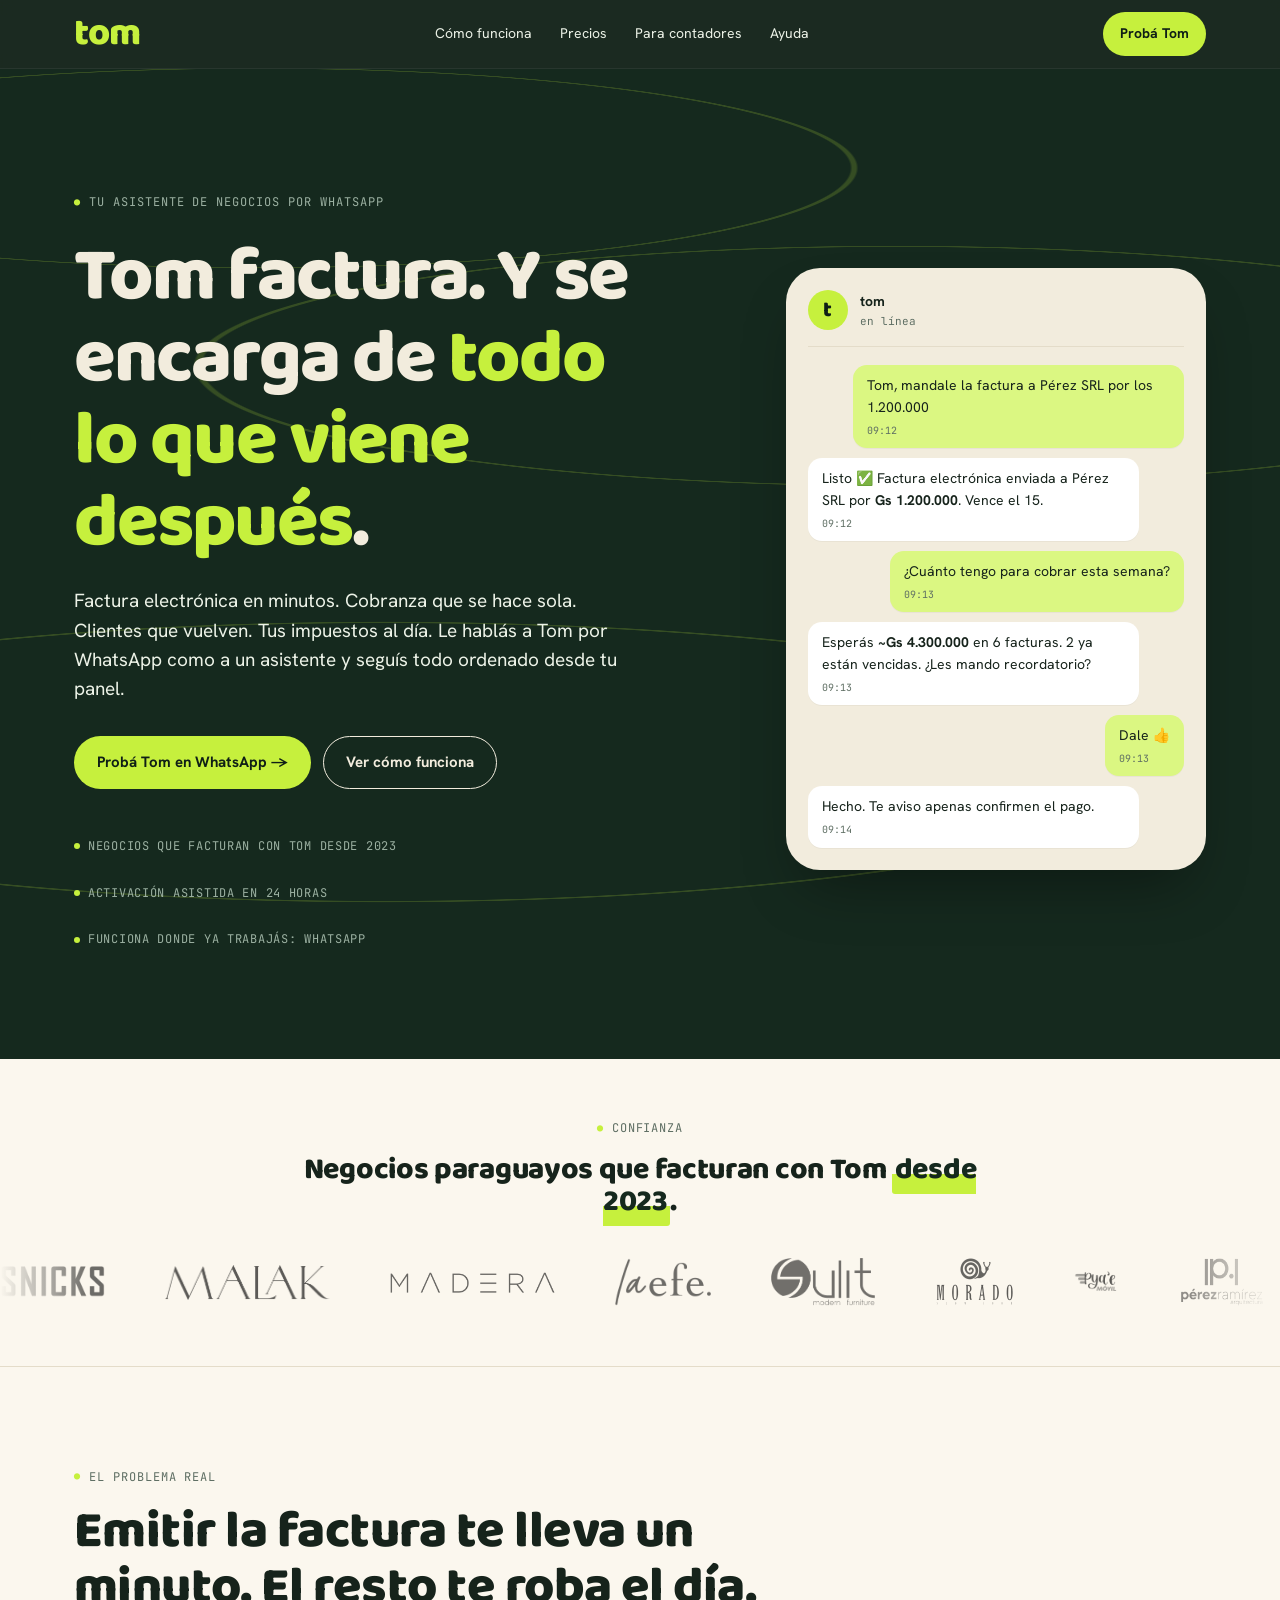
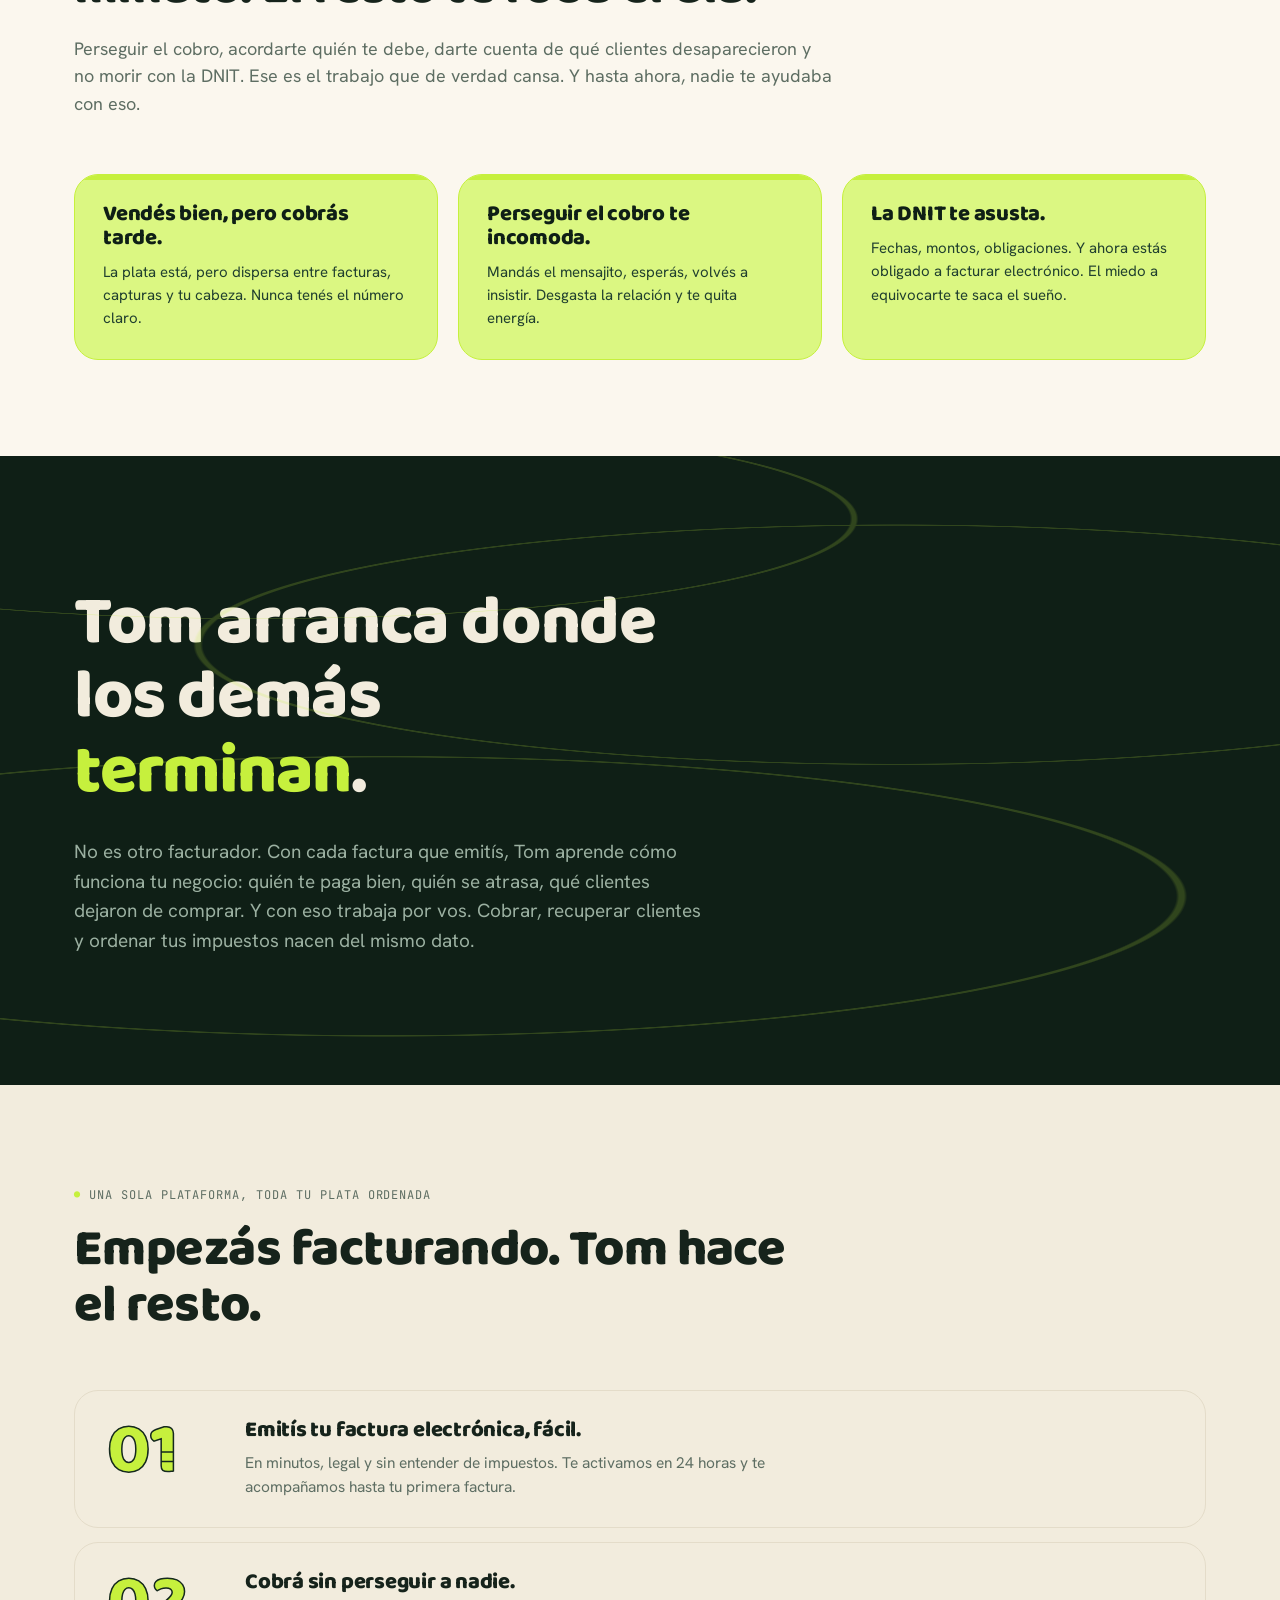
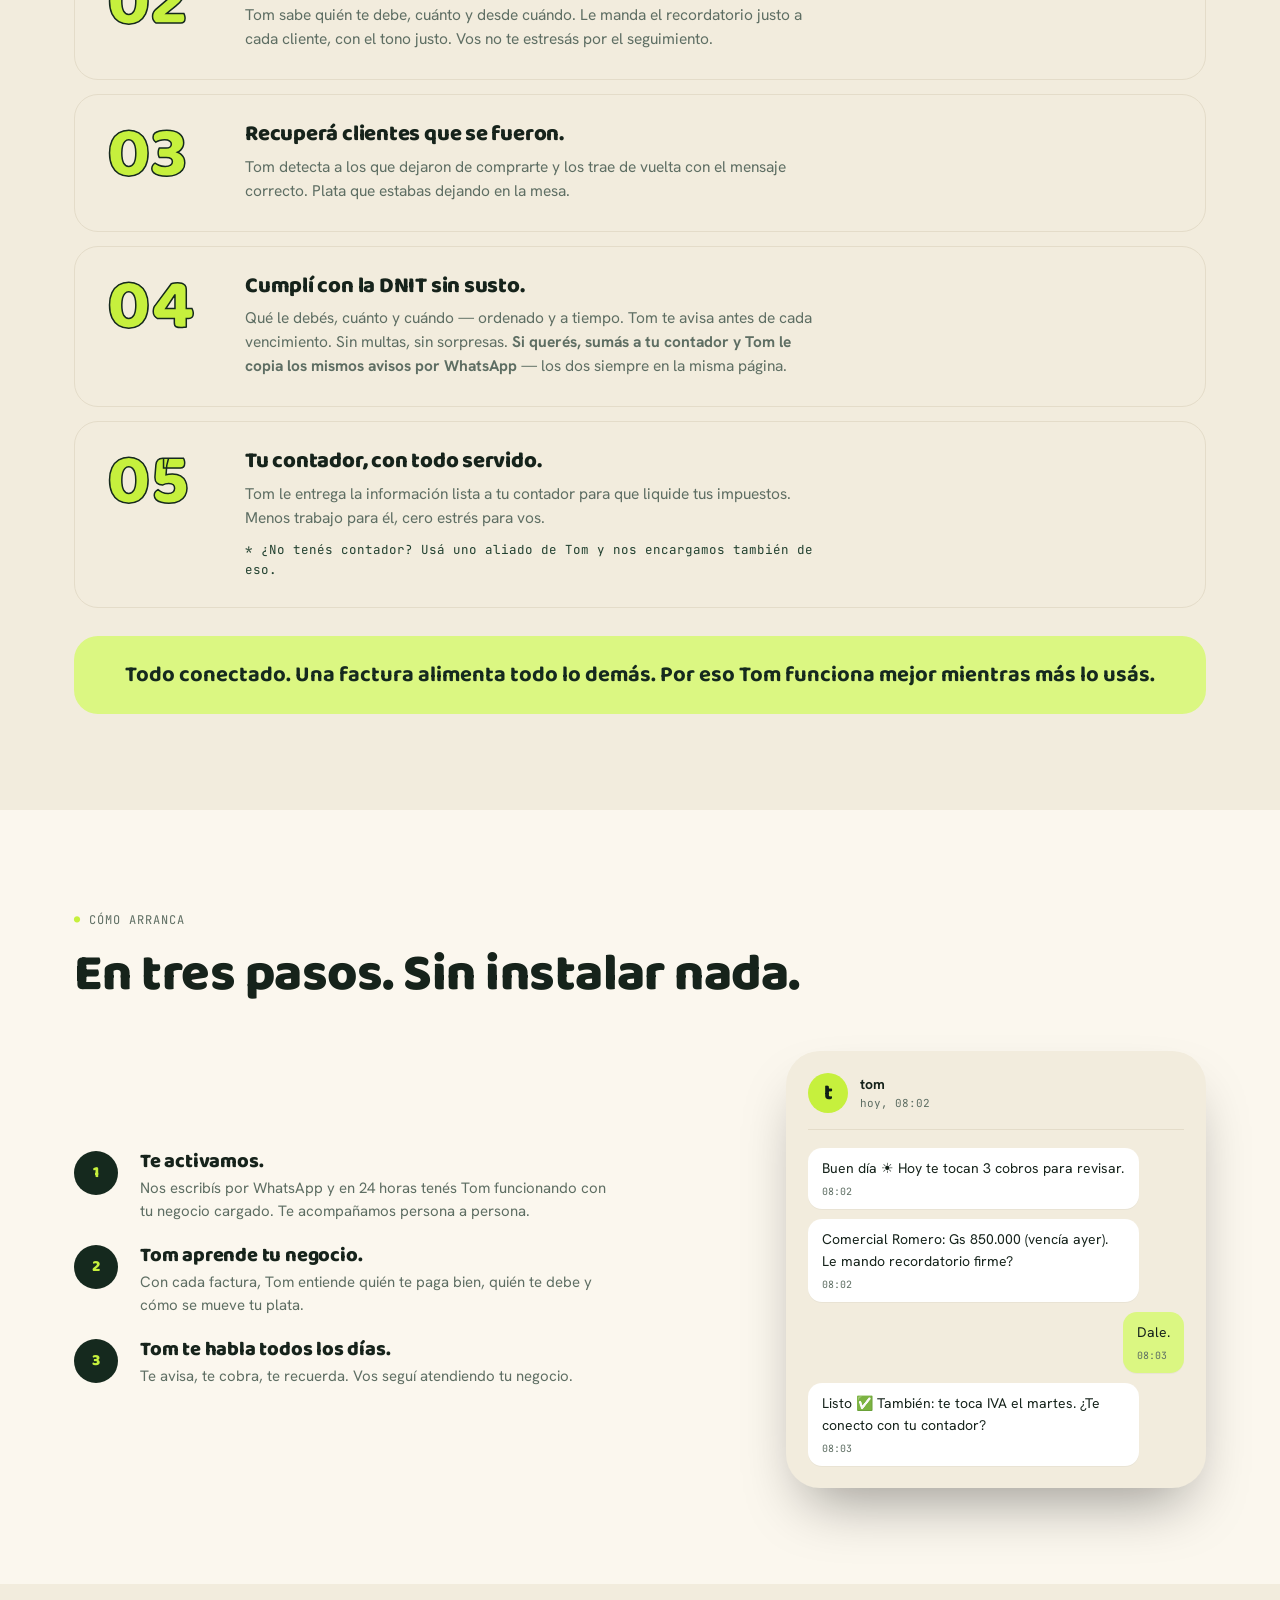
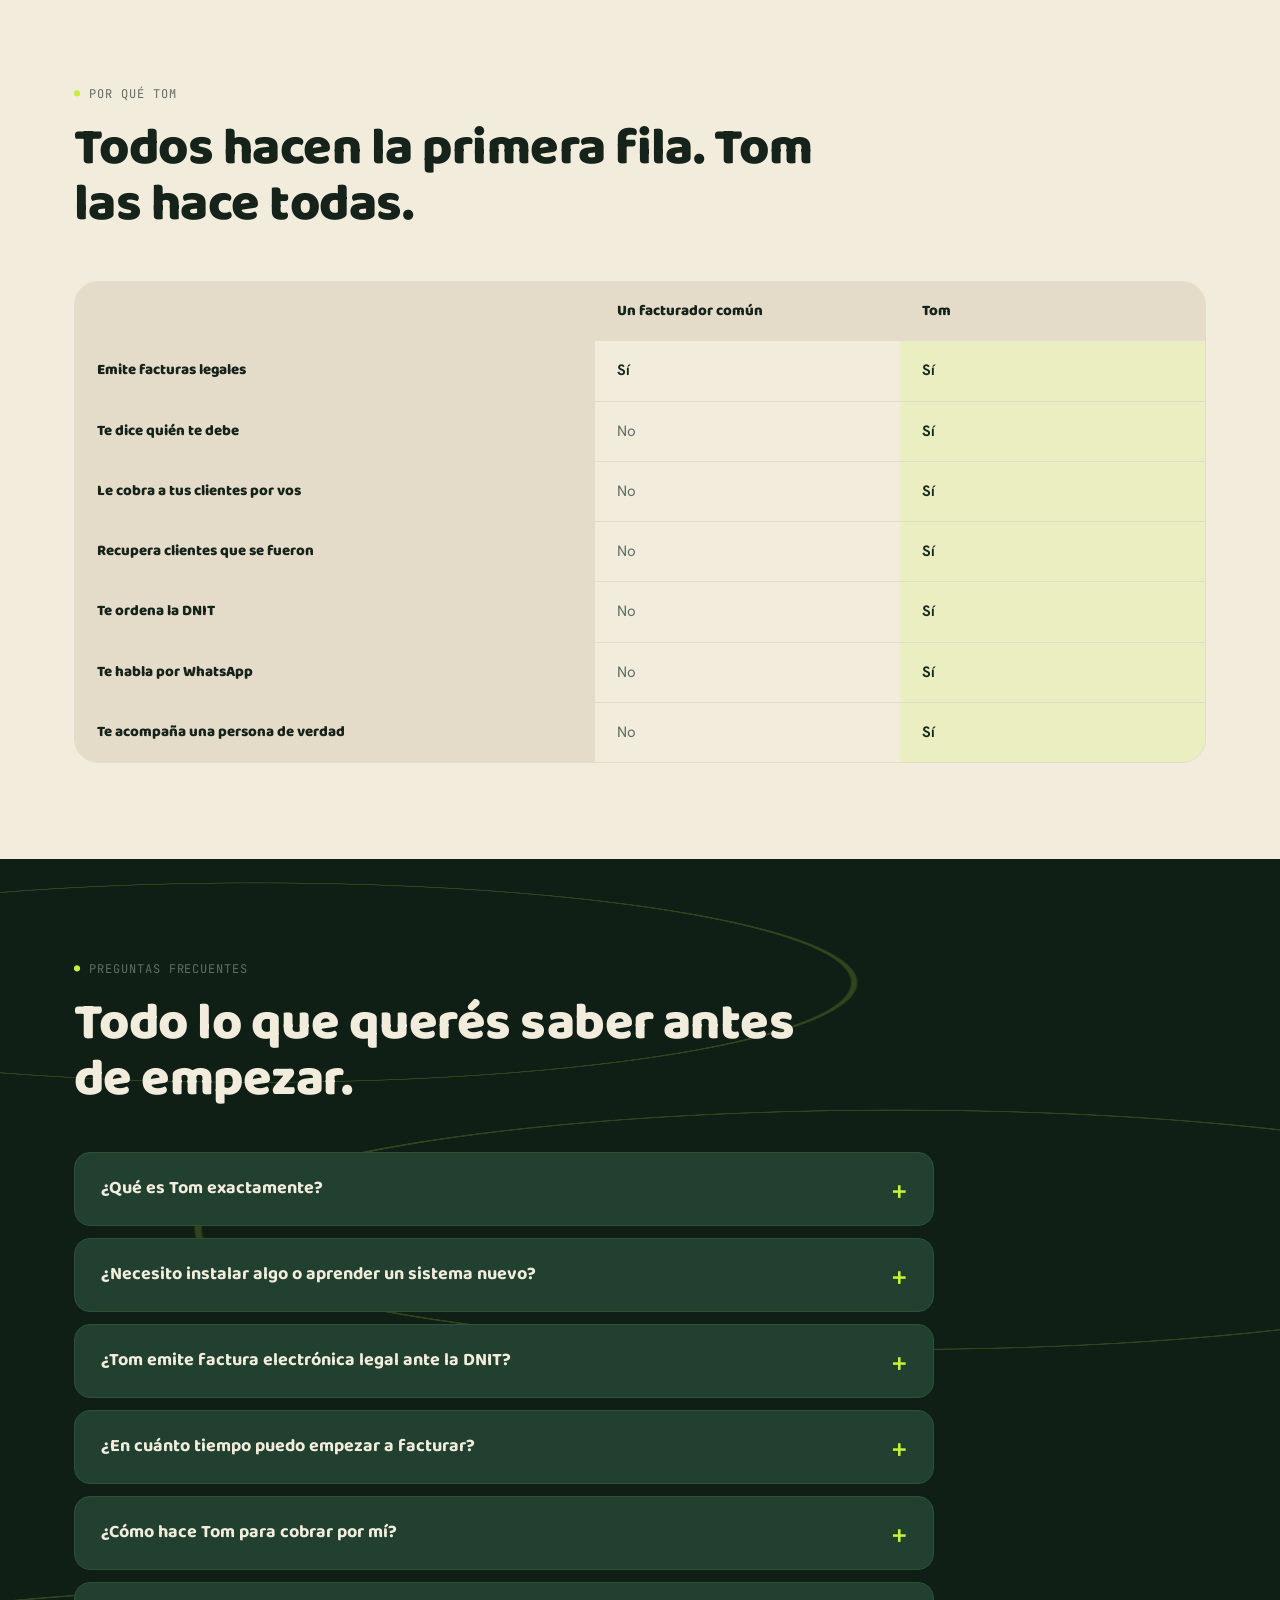
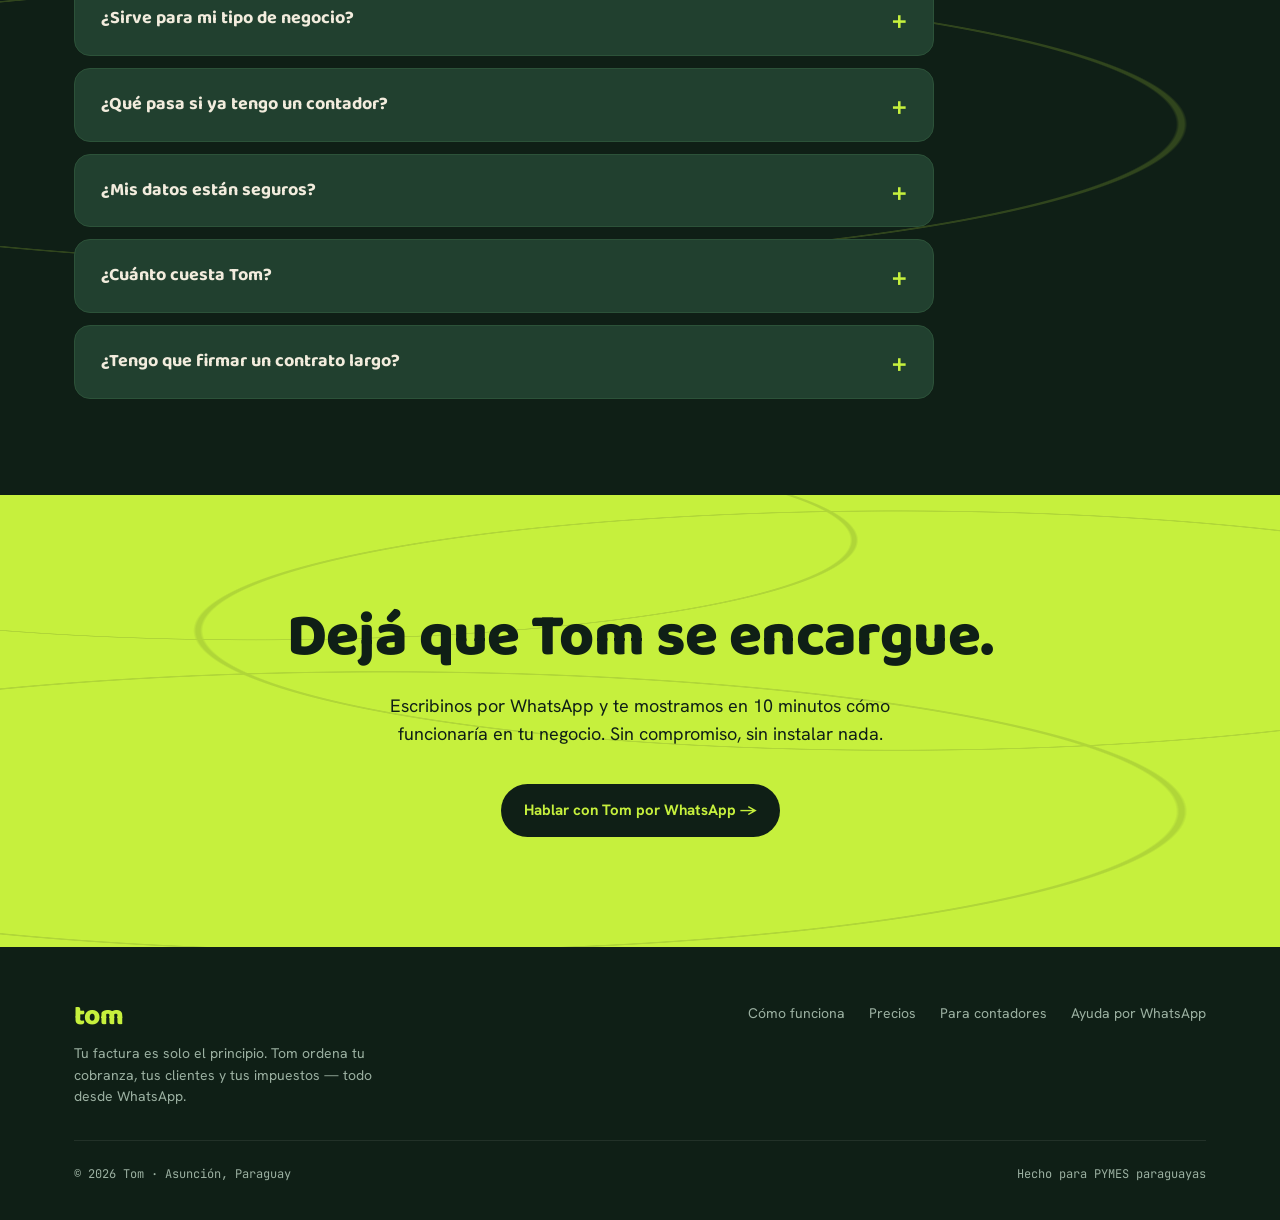
<file: index.html>
<!doctype html>
<html lang="es">
<head>
  <meta charset="utf-8" />
  <meta name="viewport" content="width=device-width, initial-scale=1" />
  <title>tom — Tu asistente de negocios por WhatsApp</title>
  <meta name="description" content="Tom factura y se encarga de todo lo que viene después: cobranza, recuperación de clientes y orden con la DNIT. Le hablás por WhatsApp." />
  <link rel="preconnect" href="https://fonts.googleapis.com" />
  <link rel="preconnect" href="https://fonts.gstatic.com" crossorigin />
  <link href="https://fonts.googleapis.com/css2?family=Baloo+2:wght@400;600;700;800&family=Hanken+Grotesk:wght@400;500;700;800&family=JetBrains+Mono:wght@400;500&display=swap" rel="stylesheet" />
  <link rel="stylesheet" href="/assets/css/styles.css" />
</head>
<body>

<!-- ============ NAV ============ -->
<nav class="nav">
  <div class="wrap nav__inner">
    <a href="/" class="logo">tom</a>
    <div class="nav__links">
      <a href="#como-funciona">Cómo funciona</a>
      <a href="/precios">Precios</a>
      <a href="/contadores">Para contadores</a>
      <a href="#ayuda">Ayuda</a>
    </div>
    <div class="nav__cta">
      <a class="btn btn--primary btn--sm" data-wa="default" href="#">Probá Tom</a>
      <button class="nav__burger" aria-label="Menú">☰</button>
    </div>
  </div>
</nav>

<!-- ============ HERO ============ -->
<section class="hero on-dark">
  <div class="curvas"></div>
  <div class="wrap hero__grid">
    <div>
      <span class="eyebrow">Tu asistente de negocios por WhatsApp</span>
      <h1>Tom factura. Y se encarga de <span class="lima-text">todo lo que viene después</span>.</h1>
      <p class="lead">Factura electrónica en minutos. Cobranza que se hace sola. Clientes que vuelven. Tus impuestos al día. Le hablás a Tom por WhatsApp como a un asistente y seguís todo ordenado desde tu panel.</p>
      <div class="hero__ctas">
        <a class="btn btn--primary" data-wa="default" href="#">Probá Tom en WhatsApp →</a>
        <a class="btn btn--ghost" href="#como-funciona">Ver cómo funciona</a>
      </div>
      <div class="hero__trust">
        <span>Negocios que facturan con Tom desde 2023</span>
        <span>Activación asistida en 24 horas</span>
        <span>Funciona donde ya trabajás: WhatsApp</span>
      </div>
    </div>
    <div>
      <div class="chat">
        <div class="chat__head">
          <div class="chat__avatar">t</div>
          <div>
            <div class="chat__name">tom</div>
            <div class="chat__sub">en línea</div>
          </div>
        </div>
        <div class="chat__body">
          <div class="bubble bubble--me">Tom, mandale la factura a Pérez SRL por los 1.200.000<small>09:12</small></div>
          <div class="bubble">Listo ✅ Factura electrónica enviada a Pérez SRL por <strong>Gs 1.200.000</strong>. Vence el 15.<small>09:12</small></div>
          <div class="bubble bubble--me">¿Cuánto tengo para cobrar esta semana?<small>09:13</small></div>
          <div class="bubble">Esperás <strong>~Gs 4.300.000</strong> en 6 facturas. 2 ya están vencidas. ¿Les mando recordatorio?<small>09:13</small></div>
          <div class="bubble bubble--me">Dale 👍<small>09:13</small></div>
          <div class="bubble">Hecho. Te aviso apenas confirmen el pago.<small>09:14</small></div>
        </div>
      </div>
    </div>
  </div>
</section>

<!-- ============ CLIENTES (carrusel de logos) ============ -->
<!-- Los logos están en /assets/logos/ (ver assets/logos/README.md).
     Para sumar o cambiar un logo:
       1) Poné el archivo en /assets/logos/  (SVG/PNG/JPG).
       2) Agregá o editá un <img class="marquee__logo" src="/assets/logos/archivo" alt="Nombre">.
       3) Hacé el MISMO cambio en los DOS bloques .marquee__group (el segundo es
          la copia que hace que el carrusel gire sin cortes).
     La web los muestra en gris automáticamente; al pasar el mouse recuperan color. -->
<section class="clientes" aria-label="Clientes que confían en Tom">
  <div class="wrap clientes__head">
    <span class="eyebrow">Confianza</span>
    <h2>Negocios paraguayos que facturan con Tom <span class="hl">desde 2023</span>.</h2>
  </div>
  <div class="marquee">
    <div class="marquee__track">
      <div class="marquee__group">
        <img class="marquee__logo marquee__logo--sm" src="/assets/logos/snicks.jpg" alt="Snicks">
        <img class="marquee__logo" src="/assets/logos/malak.png" alt="Malak">
        <img class="marquee__logo" src="/assets/logos/madera.png" alt="Madera">
        <img class="marquee__logo" src="/assets/logos/la-efe.png" alt="La Efe">
        <img class="marquee__logo" src="/assets/logos/sulit.png" alt="Sulit">
        <img class="marquee__logo" src="/assets/logos/morado.jpg" alt="Morado">
        <img class="marquee__logo" src="/assets/logos/pyae-movil.png" alt="Pya'e Móvil">
        <img class="marquee__logo" src="/assets/logos/perez-ramirez.png" alt="Pérez Ramírez">
        <img class="marquee__logo" src="/assets/logos/rapsa.png" alt="Rapsa">
        <img class="marquee__logo" src="/assets/logos/marite-dietrich.png" alt="Marite Dietrich">
        <img class="marquee__logo" src="/assets/logos/altafani.png" alt="Altafani">
        <span class="marquee__logo marquee__logo--text">Incentiva</span>
        <span class="marquee__logo marquee__logo--text">Triciclo</span>
      </div>
      <div class="marquee__group" aria-hidden="true">
        <img class="marquee__logo marquee__logo--sm" src="/assets/logos/snicks.jpg" alt="" aria-hidden="true">
        <img class="marquee__logo" src="/assets/logos/malak.png" alt="" aria-hidden="true">
        <img class="marquee__logo" src="/assets/logos/madera.png" alt="" aria-hidden="true">
        <img class="marquee__logo" src="/assets/logos/la-efe.png" alt="" aria-hidden="true">
        <img class="marquee__logo" src="/assets/logos/sulit.png" alt="" aria-hidden="true">
        <img class="marquee__logo" src="/assets/logos/morado.jpg" alt="" aria-hidden="true">
        <img class="marquee__logo" src="/assets/logos/pyae-movil.png" alt="" aria-hidden="true">
        <img class="marquee__logo" src="/assets/logos/perez-ramirez.png" alt="" aria-hidden="true">
        <img class="marquee__logo" src="/assets/logos/rapsa.png" alt="" aria-hidden="true">
        <img class="marquee__logo" src="/assets/logos/marite-dietrich.png" alt="" aria-hidden="true">
        <img class="marquee__logo" src="/assets/logos/altafani.png" alt="" aria-hidden="true">
        <span class="marquee__logo marquee__logo--text" aria-hidden="true">Incentiva</span>
        <span class="marquee__logo marquee__logo--text" aria-hidden="true">Triciclo</span>
      </div>
    </div>
  </div>
</section>

<!-- ============ PROBLEMA ============ -->
<section class="on-cream">
  <div class="wrap">
    <div class="shead">
      <span class="eyebrow">El problema real</span>
      <h2>Emitir la factura te lleva un minuto. El resto te roba el día.</h2>
      <p class="lead">Perseguir el cobro, acordarte quién te debe, darte cuenta de qué clientes desaparecieron y no morir con la DNIT. Ese es el trabajo que de verdad cansa. Y hasta ahora, nadie te ayudaba con eso.</p>
    </div>
    <div class="cards-3">
      <div class="card">
        <h3>Vendés bien, pero cobrás tarde.</h3>
        <p>La plata está, pero dispersa entre facturas, capturas y tu cabeza. Nunca tenés el número claro.</p>
      </div>
      <div class="card">
        <h3>Perseguir el cobro te incomoda.</h3>
        <p>Mandás el mensajito, esperás, volvés a insistir. Desgasta la relación y te quita energía.</p>
      </div>
      <div class="card">
        <h3>La DNIT te asusta.</h3>
        <p>Fechas, montos, obligaciones. Y ahora estás obligado a facturar electrónico. El miedo a equivocarte te saca el sueño.</p>
      </div>
    </div>
  </div>
</section>

<!-- ============ REFRAME ============ -->
<section class="reframe on-deep">
  <div class="curvas"></div>
  <div class="wrap">
    <h2>Tom arranca donde los demás <span class="lima-text">terminan</span>.</h2>
    <p>No es otro facturador. Con cada factura que emitís, Tom aprende cómo funciona tu negocio: quién te paga bien, quién se atrasa, qué clientes dejaron de comprar. Y con eso trabaja por vos. Cobrar, recuperar clientes y ordenar tus impuestos nacen del mismo dato.</p>
  </div>
</section>

<!-- ============ ESCALERA ============ -->
<section class="on-cream-warm">
  <div class="wrap">
    <div class="shead">
      <span class="eyebrow">Una sola plataforma, toda tu plata ordenada</span>
      <h2>Empezás facturando. Tom hace el resto.</h2>
    </div>
    <div class="steps">
      <div class="step">
        <div class="step__n">01</div>
        <div class="step__body">
          <h3>Emitís tu factura electrónica, fácil.</h3>
          <p>En minutos, legal y sin entender de impuestos. Te activamos en 24 horas y te acompañamos hasta tu primera factura.</p>
        </div>
      </div>
      <div class="step">
        <div class="step__n">02</div>
        <div class="step__body">
          <h3>Cobrá sin perseguir a nadie.</h3>
          <p>Tom sabe quién te debe, cuánto y desde cuándo. Le manda el recordatorio justo a cada cliente, con el tono justo. Vos no te estresás por el seguimiento.</p>
        </div>
      </div>
      <div class="step">
        <div class="step__n">03</div>
        <div class="step__body">
          <h3>Recuperá clientes que se fueron.</h3>
          <p>Tom detecta a los que dejaron de comprarte y los trae de vuelta con el mensaje correcto. Plata que estabas dejando en la mesa.</p>
        </div>
      </div>
      <div class="step">
        <div class="step__n">04</div>
        <div class="step__body">
          <h3>Cumplí con la DNIT sin susto.</h3>
          <p>Qué le debés, cuánto y cuándo — ordenado y a tiempo. Tom te avisa antes de cada vencimiento. Sin multas, sin sorpresas. <strong>Si querés, sumás a tu contador y Tom le copia los mismos avisos por WhatsApp</strong> — los dos siempre en la misma página.</p>
        </div>
      </div>
      <div class="step">
        <div class="step__n">05</div>
        <div class="step__body">
          <h3>Tu contador, con todo servido.</h3>
          <p>Tom le entrega la información lista a tu contador para que liquide tus impuestos. Menos trabajo para él, cero estrés para vos. <em>* ¿No tenés contador? Usá uno aliado de Tom y nos encargamos también de eso.</em></p>
        </div>
      </div>
    </div>
    <div class="steps__close">Todo conectado. Una factura alimenta todo lo demás. Por eso Tom funciona mejor mientras más lo usás.</div>
  </div>
</section>

<!-- ============ CÓMO FUNCIONA ============ -->
<section class="on-cream" id="como-funciona">
  <div class="wrap">
    <div class="shead">
      <span class="eyebrow">Cómo arranca</span>
      <h2>En tres pasos. Sin instalar nada.</h2>
    </div>
    <div class="how__grid">
      <div class="how__list">
        <div class="how__item">
          <div class="how__num">1</div>
          <div>
            <h3>Te activamos.</h3>
            <p>Nos escribís por WhatsApp y en 24 horas tenés Tom funcionando con tu negocio cargado. Te acompañamos persona a persona.</p>
          </div>
        </div>
        <div class="how__item">
          <div class="how__num">2</div>
          <div>
            <h3>Tom aprende tu negocio.</h3>
            <p>Con cada factura, Tom entiende quién te paga bien, quién te debe y cómo se mueve tu plata.</p>
          </div>
        </div>
        <div class="how__item">
          <div class="how__num">3</div>
          <div>
            <h3>Tom te habla todos los días.</h3>
            <p>Te avisa, te cobra, te recuerda. Vos seguí atendiendo tu negocio.</p>
          </div>
        </div>
      </div>
      <div>
        <div class="chat">
          <div class="chat__head">
            <div class="chat__avatar">t</div>
            <div>
              <div class="chat__name">tom</div>
              <div class="chat__sub">hoy, 08:02</div>
            </div>
          </div>
          <div class="chat__body">
            <div class="bubble">Buen día ☀️ Hoy te tocan 3 cobros para revisar.<small>08:02</small></div>
            <div class="bubble">Comercial Romero: Gs 850.000 (vencía ayer). Le mando recordatorio firme?<small>08:02</small></div>
            <div class="bubble bubble--me">Dale.<small>08:03</small></div>
            <div class="bubble">Listo ✅ También: te toca IVA el martes. ¿Te conecto con tu contador?<small>08:03</small></div>
          </div>
        </div>
      </div>
    </div>
  </div>
</section>

<!-- ============ DIFERENCIACIÓN ============ -->
<section class="on-cream-warm">
  <div class="wrap">
    <div class="shead">
      <span class="eyebrow">Por qué Tom</span>
      <h2>Todos hacen la primera fila. Tom las hace todas.</h2>
    </div>
    <div class="compare">
      <table>
        <thead>
          <tr><th></th><th>Un facturador común</th><th>Tom</th></tr>
        </thead>
        <tbody>
          <tr><th>Emite facturas legales</th><td class="yes">Sí</td><td class="col-tom yes">Sí</td></tr>
          <tr><th>Te dice quién te debe</th><td class="no">No</td><td class="col-tom yes">Sí</td></tr>
          <tr><th>Le cobra a tus clientes por vos</th><td class="no">No</td><td class="col-tom yes">Sí</td></tr>
          <tr><th>Recupera clientes que se fueron</th><td class="no">No</td><td class="col-tom yes">Sí</td></tr>
          <tr><th>Te ordena la DNIT</th><td class="no">No</td><td class="col-tom yes">Sí</td></tr>
          <tr><th>Te habla por WhatsApp</th><td class="no">No</td><td class="col-tom yes">Sí</td></tr>
          <tr><th>Te acompaña una persona de verdad</th><td class="no">No</td><td class="col-tom yes">Sí</td></tr>
        </tbody>
      </table>
    </div>
  </div>
</section>

<!-- ============ TESTIMONIOS / CASOS (pendiente) ============ -->
<!-- La prueba social vive ahora en el carrusel de logos de arriba (sección "clientes").
     Por ahora no hay reseñas. Cuando haya testimonios y casos de éxito reales,
     se agrega acá una sección nueva (cita + nombre + negocio / caso). -->

<!-- ============ PREGUNTAS FRECUENTES ============ -->
<section class="on-deep faq-section" id="ayuda">
  <div class="curvas"></div>
  <div class="wrap" style="position: relative;">
    <div class="shead">
      <span class="eyebrow">Preguntas frecuentes</span>
      <h2>Todo lo que querés saber antes de empezar.</h2>
    </div>
    <div class="faq">
      <details class="faq__item">
        <summary>¿Qué es Tom exactamente?</summary>
        <p>Tom es un asistente de negocios que vive en tu WhatsApp. Arranca facturando electrónico y se encarga de todo lo que viene después: te dice quién te debe y le cobra por vos, recupera a los clientes que dejaron de comprar y te ordena tus obligaciones con la DNIT. Le hablás como a una persona y seguís todo desde un panel simple.</p>
      </details>
      <details class="faq__item">
        <summary>¿Necesito instalar algo o aprender un sistema nuevo?</summary>
        <p>No. Le escribís a Tom por el mismo WhatsApp que ya usás todos los días, y tenés un panel claro en la web para cuando querés ver el detalle. No hay aplicación que descargar ni sistema complicado que estudiar.</p>
      </details>
      <details class="faq__item">
        <summary>¿Tom emite factura electrónica legal ante la DNIT?</summary>
        <p>Sí. Tom emite factura electrónica válida, conectada de forma directa con la DNIT. Estás en regla desde tu primera factura, sin tener que entender de impuestos ni de trámites técnicos.</p>
      </details>
      <details class="faq__item">
        <summary>¿En cuánto tiempo puedo empezar a facturar?</summary>
        <p>En 24 horas. Te activamos nosotros, persona a persona: te ayudamos con el certificado, la configuración y te acompañamos hasta que emitís tu primera factura.</p>
      </details>
      <details class="faq__item">
        <summary>¿Cómo hace Tom para cobrar por mí?</summary>
        <p>Tom sabe quién te debe, cuánto y desde cuándo. Le manda a cada cliente el recordatorio justo, en el momento justo y con el tono justo, por WhatsApp. Vos aprobás y Tom se encarga del resto. Se terminó el perseguir a la gente uno por uno.</p>
      </details>
      <details class="faq__item">
        <summary>¿Sirve para mi tipo de negocio?</summary>
        <p>Si emitís facturas, Tom te sirve. Trabajamos con comercios, locales, prestadores de servicios y profesionales independientes. Cuanto más facturás con Tom, mejor entiende tu negocio y más cosas hace por vos.</p>
      </details>
      <details class="faq__item">
        <summary>¿Qué pasa si ya tengo un contador?</summary>
        <p>Mejor todavía. Tom le entrega la información ya ordenada para que liquide más rápido y con menos errores. Y si no tenés contador, podés sumar uno aliado de Tom que se encargue de tus impuestos por vos.</p>
      </details>
      <details class="faq__item">
        <summary>¿Mis datos están seguros?</summary>
        <p>Sí. Tu información es tuya. La tratamos con confidencialidad y la usamos solo para ordenar tu negocio y trabajar por vos. No se comparte con terceros.</p>
      </details>
      <details class="faq__item">
        <summary>¿Cuánto cuesta Tom?</summary>
        <p>El plan Base arranca desde Gs 149.000 al mes. Los planes con cobranza automática y orden de la DNIT cuestan más, pero siempre menos que la plata que perdés cuando no cobrás a tiempo. Mirá el detalle en la <a href="/precios" style="color: var(--lima); text-decoration: underline;">página de Precios</a>.</p>
      </details>
      <details class="faq__item">
        <summary>¿Tengo que firmar un contrato largo?</summary>
        <p>No. El pago es mensual y sin ataduras. Si querés, escribinos por WhatsApp y te mostramos en 10 minutos cómo funcionaría Tom con tu negocio, sin compromiso.</p>
      </details>
    </div>
  </div>
</section>

<!-- ============ CTA FINAL ============ -->
<section class="cta-final">
  <div class="curvas curvas--dark"></div>
  <div class="wrap">
    <h2>Dejá que Tom se encargue.</h2>
    <p>Escribinos por WhatsApp y te mostramos en 10 minutos cómo funcionaría en tu negocio. Sin compromiso, sin instalar nada.</p>
    <a class="btn btn--dark" data-wa="demo" href="#">Hablar con Tom por WhatsApp →</a>
  </div>
</section>

<!-- ============ FOOTER ============ -->
<footer class="footer">
  <div class="wrap">
    <div class="footer__top">
      <div>
        <div class="logo">tom</div>
        <p class="footer__tag">Tu factura es solo el principio. Tom ordena tu cobranza, tus clientes y tus impuestos — todo desde WhatsApp.</p>
      </div>
      <div class="footer__links">
        <a href="#como-funciona">Cómo funciona</a>
        <a href="/precios">Precios</a>
        <a href="/contadores">Para contadores</a>
        <a data-wa="default" href="#">Ayuda por WhatsApp</a>
      </div>
    </div>
    <div class="footer__bottom">
      <span>© 2026 Tom · Asunción, Paraguay</span>
      <span>Hecho para PYMES paraguayas</span>
    </div>
  </div>
</footer>

<script src="/config.js"></script>
<script src="/assets/js/main.js"></script>
</body>
</html>
</file>
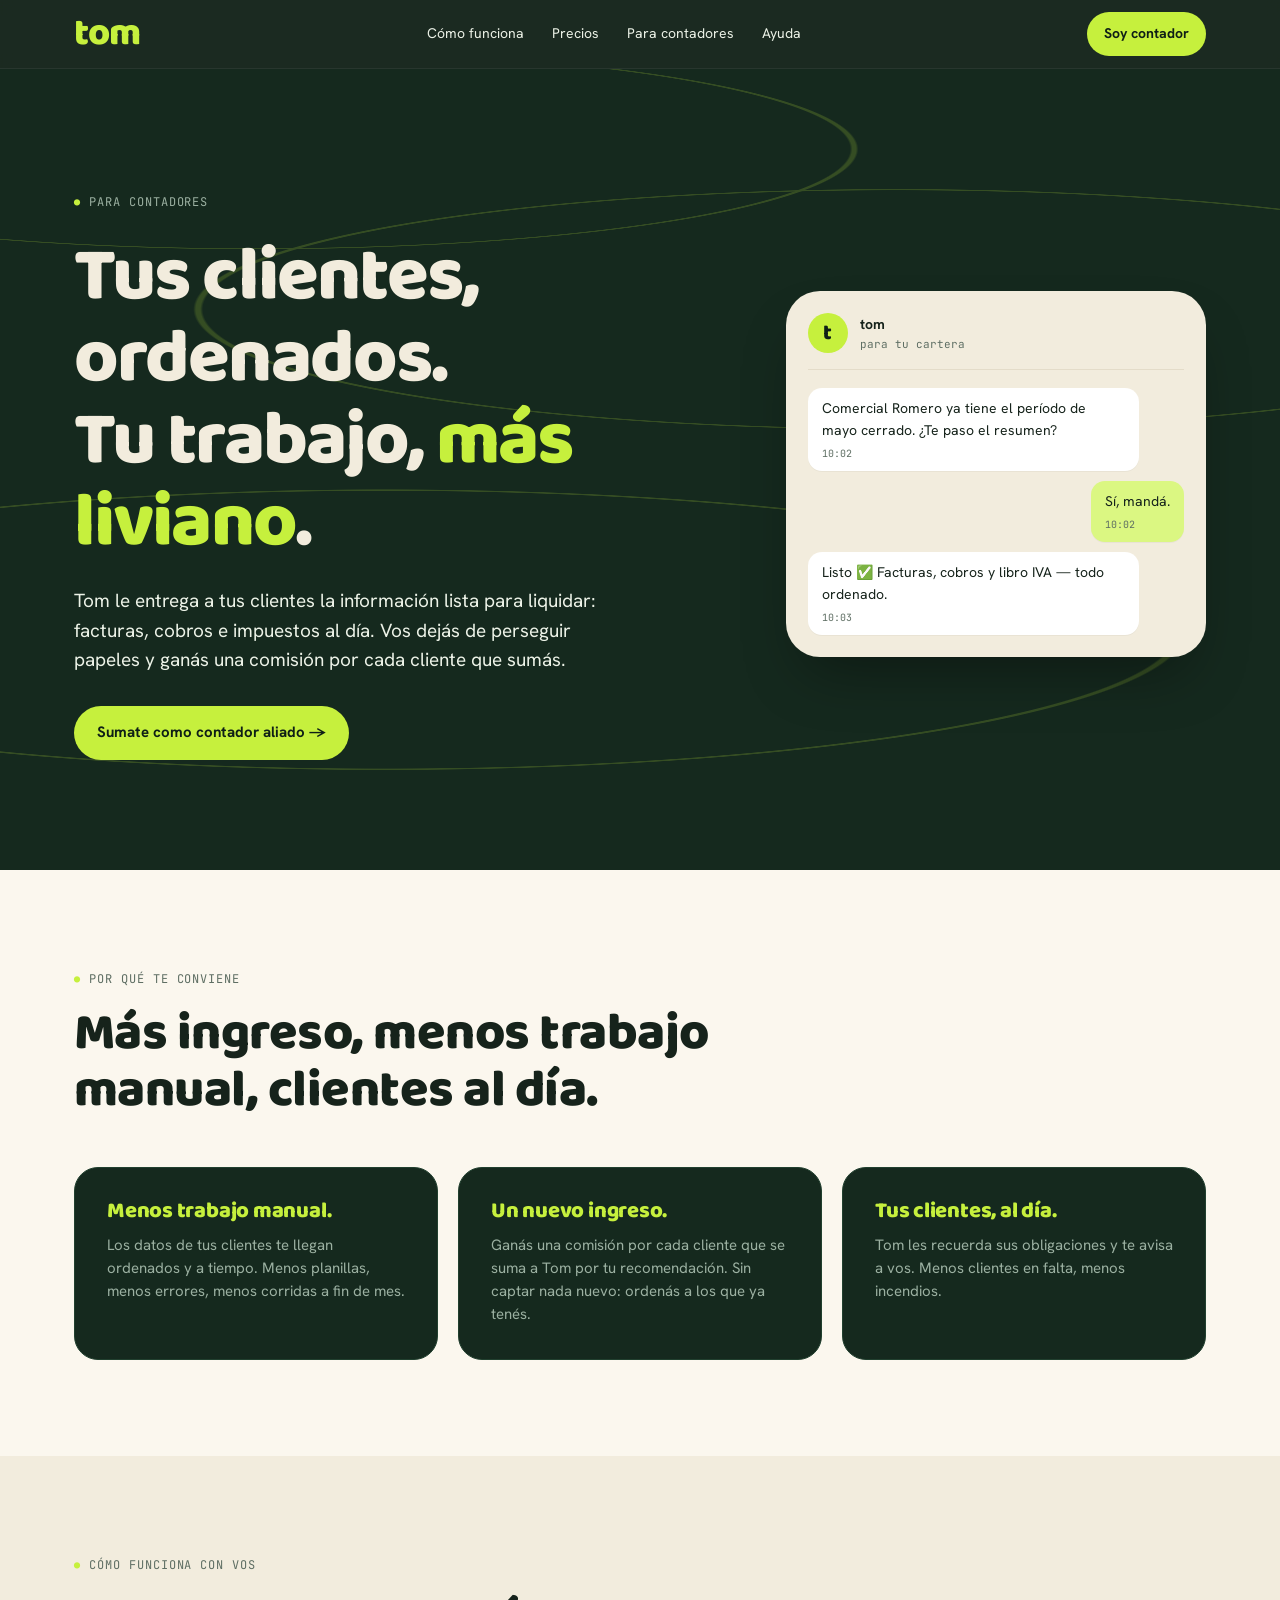
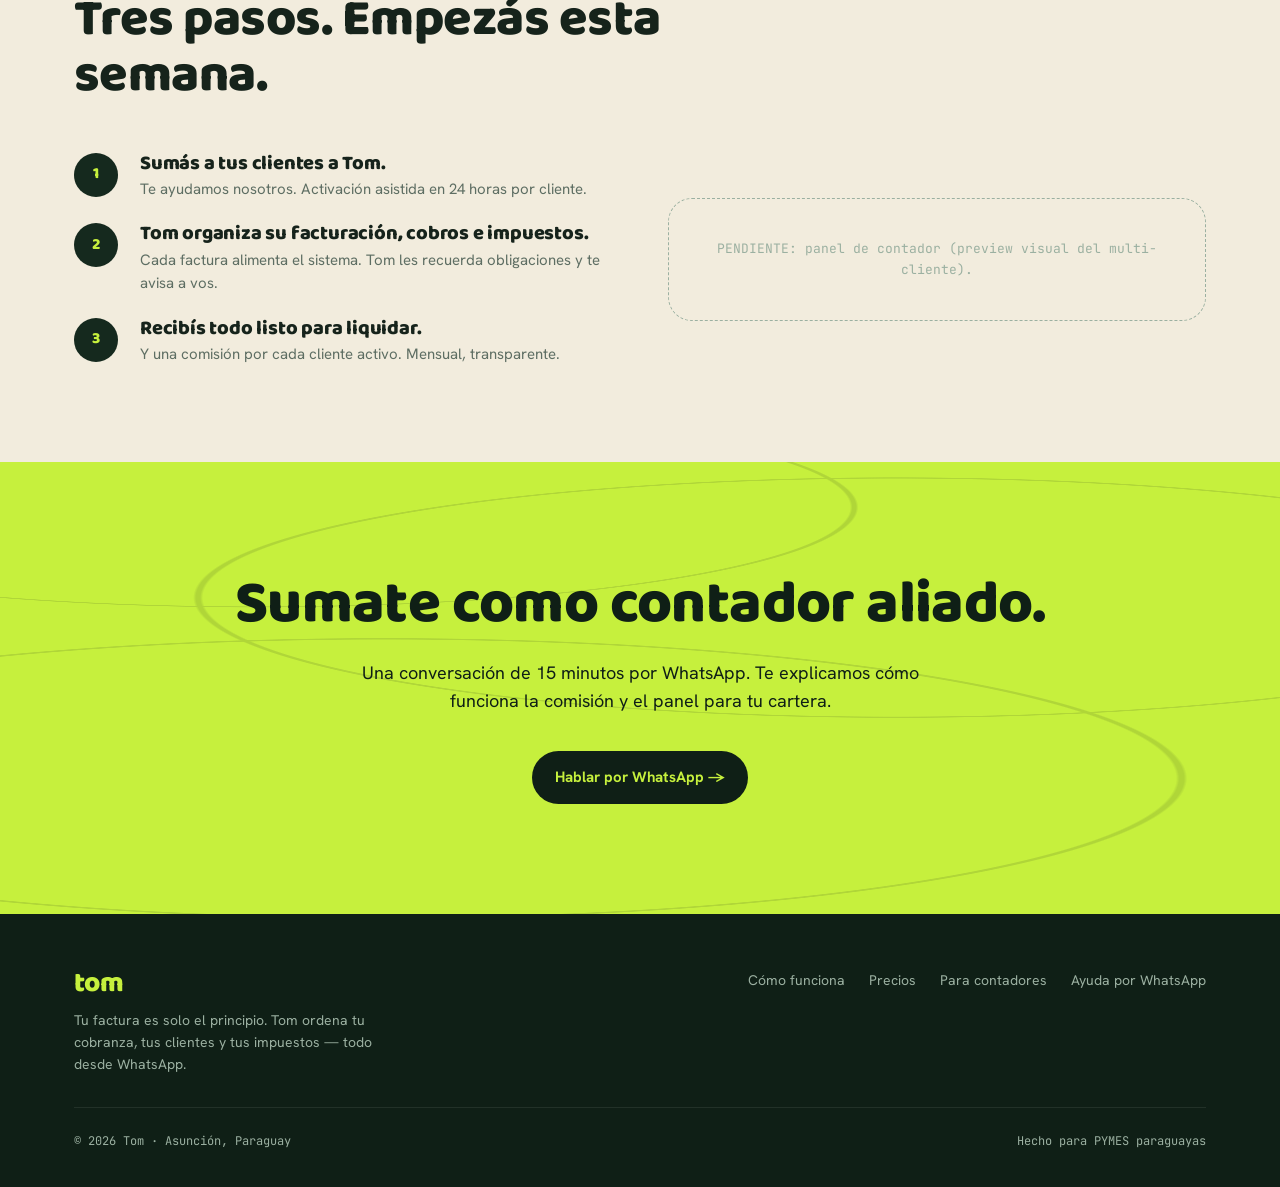
<file: contadores.html>
<!doctype html>
<html lang="es">
<head>
  <meta charset="utf-8" />
  <meta name="viewport" content="width=device-width, initial-scale=1" />
  <title>Para contadores — tom</title>
  <meta name="description" content="Tus clientes, ordenados. Tu trabajo, más liviano. Sumate como contador aliado de Tom." />
  <link rel="preconnect" href="https://fonts.googleapis.com" />
  <link rel="preconnect" href="https://fonts.gstatic.com" crossorigin />
  <link href="https://fonts.googleapis.com/css2?family=Baloo+2:wght@400;600;700;800&family=Hanken+Grotesk:wght@400;500;700;800&family=JetBrains+Mono:wght@400;500&display=swap" rel="stylesheet" />
  <link rel="stylesheet" href="/assets/css/styles.css" />
</head>
<body>

<nav class="nav">
  <div class="wrap nav__inner">
    <a href="/" class="logo">tom</a>
    <div class="nav__links">
      <a href="/#como-funciona">Cómo funciona</a>
      <a href="/precios">Precios</a>
      <a href="/contadores">Para contadores</a>
      <a href="/#ayuda">Ayuda</a>
    </div>
    <div class="nav__cta">
      <a class="btn btn--primary btn--sm" data-wa="contador" href="#">Soy contador</a>
      <button class="nav__burger" aria-label="Menú">☰</button>
    </div>
  </div>
</nav>

<section class="hero on-dark">
  <div class="curvas"></div>
  <div class="wrap hero__grid">
    <div>
      <span class="eyebrow">Para contadores</span>
      <h1>Tus clientes, ordenados. <br/>Tu trabajo, <span class="lima-text">más liviano</span>.</h1>
      <p class="lead">Tom le entrega a tus clientes la información lista para liquidar: facturas, cobros e impuestos al día. Vos dejás de perseguir papeles y ganás una comisión por cada cliente que sumás.</p>
      <div class="hero__ctas">
        <a class="btn btn--primary" data-wa="contador" href="#">Sumate como contador aliado →</a>
      </div>
    </div>
    <div>
      <div class="chat">
        <div class="chat__head">
          <div class="chat__avatar">t</div>
          <div>
            <div class="chat__name">tom</div>
            <div class="chat__sub">para tu cartera</div>
          </div>
        </div>
        <div class="chat__body">
          <div class="bubble">Comercial Romero ya tiene el período de mayo cerrado. ¿Te paso el resumen?<small>10:02</small></div>
          <div class="bubble bubble--me">Sí, mandá.<small>10:02</small></div>
          <div class="bubble">Listo ✅ Facturas, cobros y libro IVA — todo ordenado.<small>10:03</small></div>
        </div>
      </div>
    </div>
  </div>
</section>

<section class="on-cream">
  <div class="wrap">
    <div class="shead">
      <span class="eyebrow">Por qué te conviene</span>
      <h2>Más ingreso, menos trabajo manual, clientes al día.</h2>
    </div>
    <div class="benefits">
      <div class="benefit">
        <h3>Menos trabajo manual.</h3>
        <p>Los datos de tus clientes te llegan ordenados y a tiempo. Menos planillas, menos errores, menos corridas a fin de mes.</p>
      </div>
      <div class="benefit">
        <h3>Un nuevo ingreso.</h3>
        <p>Ganás una comisión por cada cliente que se suma a Tom por tu recomendación. Sin captar nada nuevo: ordenás a los que ya tenés.</p>
      </div>
      <div class="benefit">
        <h3>Tus clientes, al día.</h3>
        <p>Tom les recuerda sus obligaciones y te avisa a vos. Menos clientes en falta, menos incendios.</p>
      </div>
    </div>
  </div>
</section>

<section class="on-cream-warm">
  <div class="wrap">
    <div class="shead">
      <span class="eyebrow">Cómo funciona con vos</span>
      <h2>Tres pasos. Empezás esta semana.</h2>
    </div>
    <div class="how__grid">
      <div class="how__list">
        <div class="how__item">
          <div class="how__num">1</div>
          <div>
            <h3>Sumás a tus clientes a Tom.</h3>
            <p>Te ayudamos nosotros. Activación asistida en 24 horas por cliente.</p>
          </div>
        </div>
        <div class="how__item">
          <div class="how__num">2</div>
          <div>
            <h3>Tom organiza su facturación, cobros e impuestos.</h3>
            <p>Cada factura alimenta el sistema. Tom les recuerda obligaciones y te avisa a vos.</p>
          </div>
        </div>
        <div class="how__item">
          <div class="how__num">3</div>
          <div>
            <h3>Recibís todo listo para liquidar.</h3>
            <p>Y una comisión por cada cliente activo. Mensual, transparente.</p>
          </div>
        </div>
      </div>
      <div>
        <div class="placeholder-block" style="margin: 0;">PENDIENTE: panel de contador (preview visual del multi-cliente).</div>
      </div>
    </div>
  </div>
</section>

<section class="cta-final">
  <div class="curvas curvas--dark"></div>
  <div class="wrap">
    <h2>Sumate como contador aliado.</h2>
    <p>Una conversación de 15 minutos por WhatsApp. Te explicamos cómo funciona la comisión y el panel para tu cartera.</p>
    <a class="btn btn--dark" data-wa="contador" href="#">Hablar por WhatsApp →</a>
  </div>
</section>

<footer class="footer">
  <div class="wrap">
    <div class="footer__top">
      <div>
        <div class="logo">tom</div>
        <p class="footer__tag">Tu factura es solo el principio. Tom ordena tu cobranza, tus clientes y tus impuestos — todo desde WhatsApp.</p>
      </div>
      <div class="footer__links">
        <a href="/#como-funciona">Cómo funciona</a>
        <a href="/precios">Precios</a>
        <a href="/contadores">Para contadores</a>
        <a data-wa="default" href="#">Ayuda por WhatsApp</a>
      </div>
    </div>
    <div class="footer__bottom">
      <span>© 2026 Tom · Asunción, Paraguay</span>
      <span>Hecho para PYMES paraguayas</span>
    </div>
  </div>
</footer>

<script src="/config.js"></script>
<script src="/assets/js/main.js"></script>
</body>
</html>
</file>
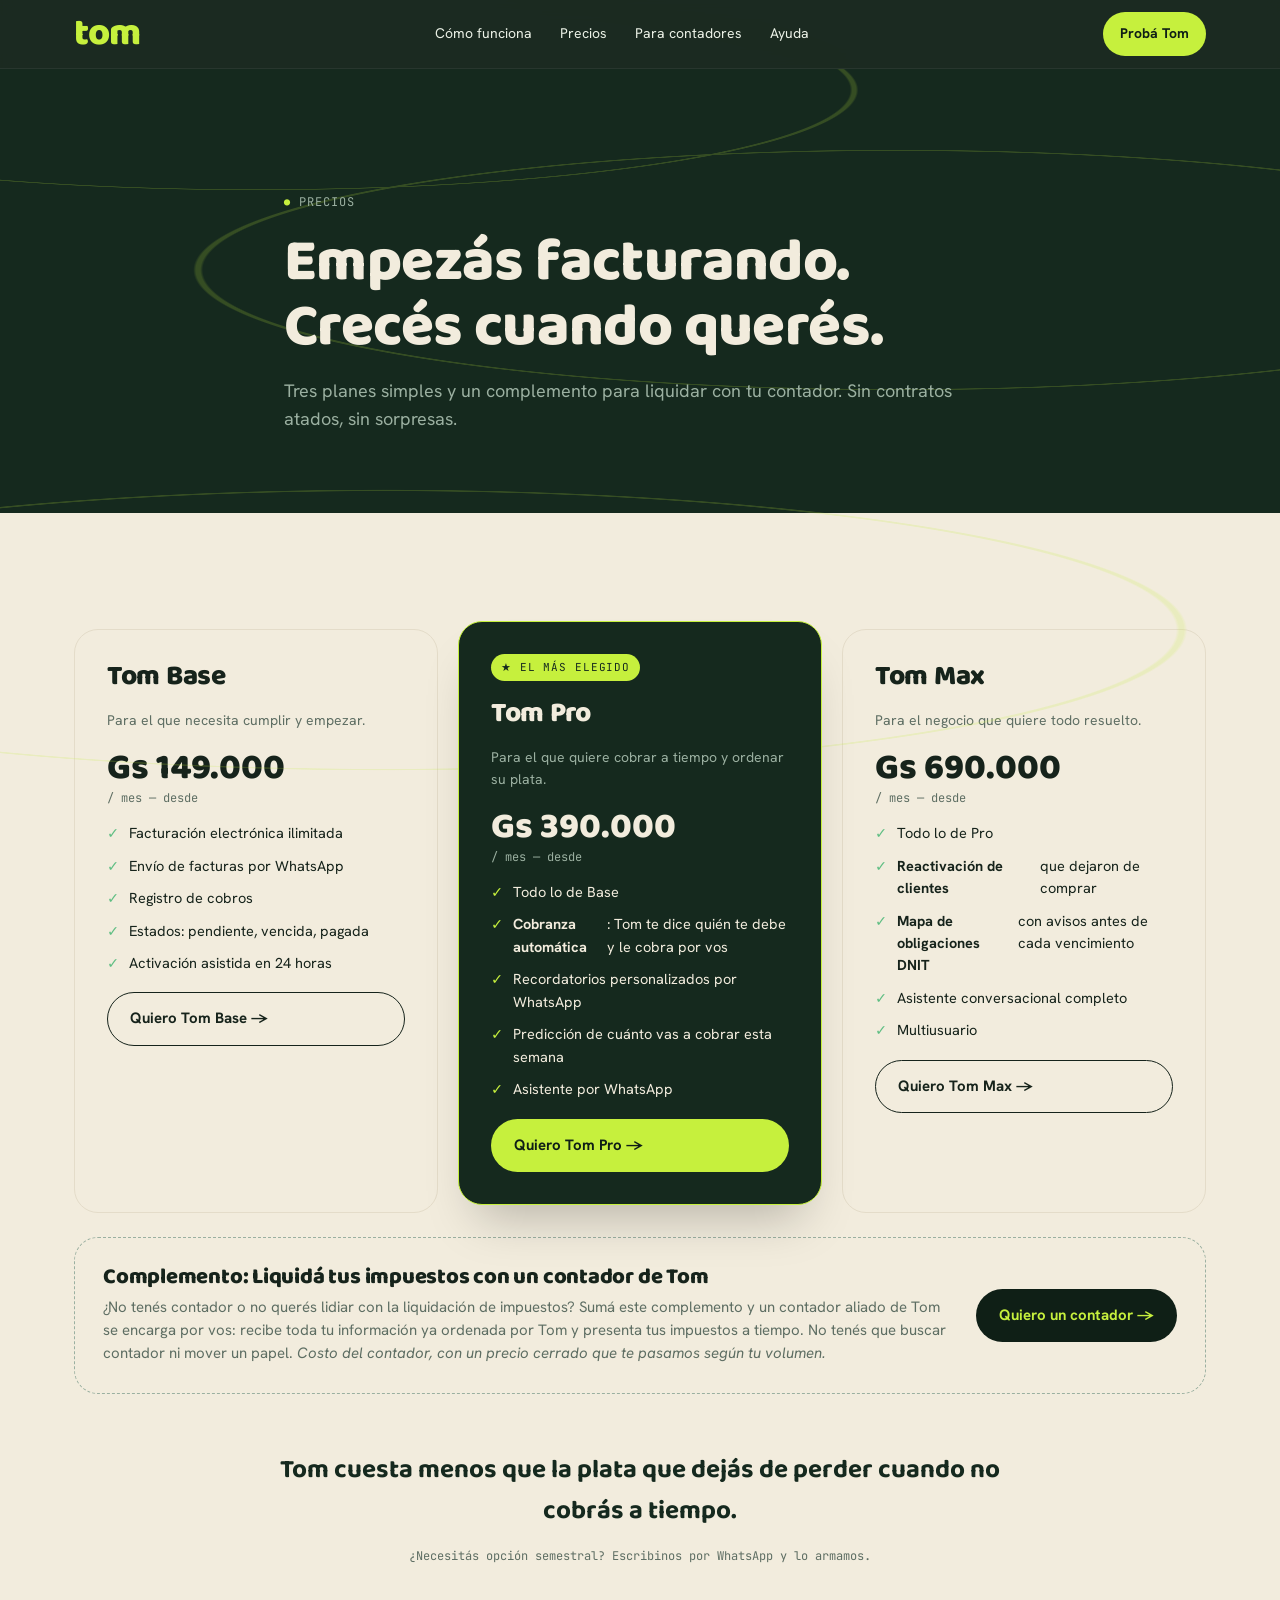
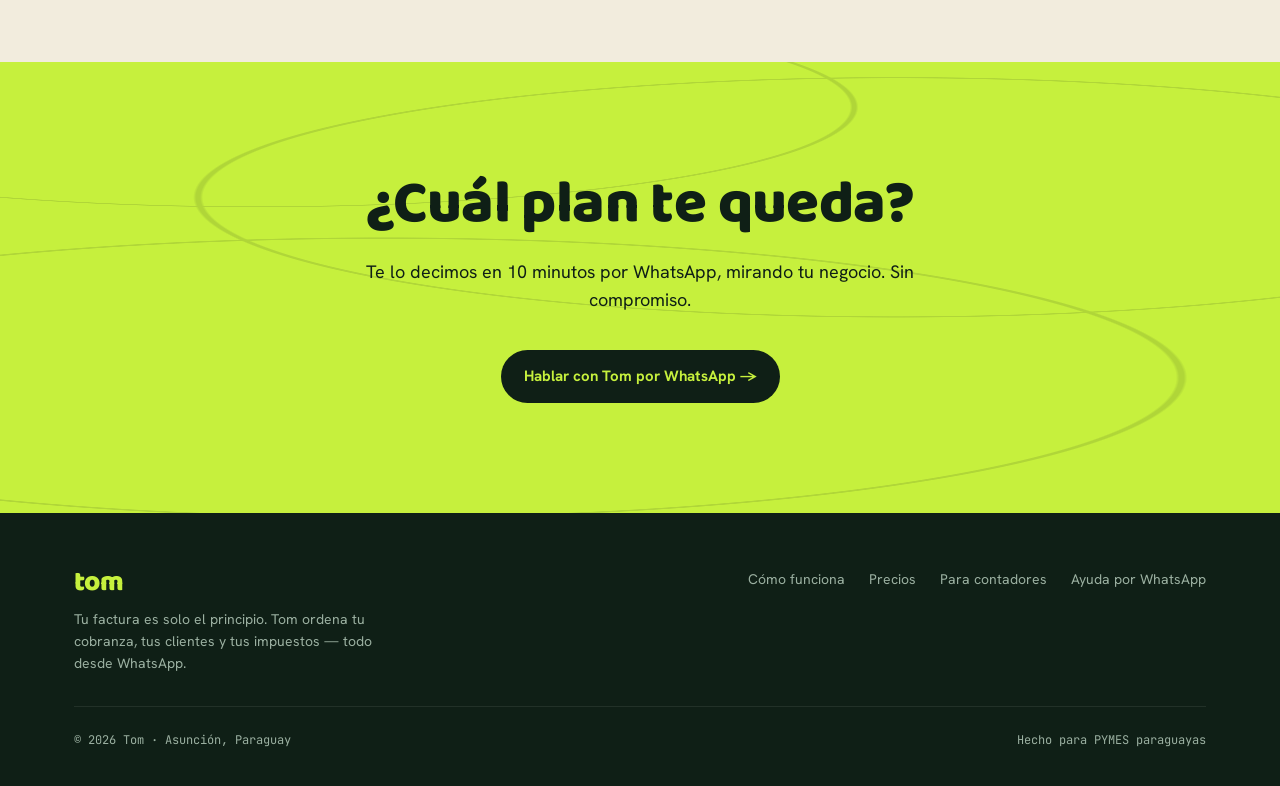
<file: precios.html>
<!doctype html>
<html lang="es">
<head>
  <meta charset="utf-8" />
  <meta name="viewport" content="width=device-width, initial-scale=1" />
  <title>Precios — tom</title>
  <meta name="description" content="Tres planes simples. Empezá facturando, sumá cobranza, ordená tus impuestos." />
  <link rel="preconnect" href="https://fonts.googleapis.com" />
  <link rel="preconnect" href="https://fonts.gstatic.com" crossorigin />
  <link href="https://fonts.googleapis.com/css2?family=Baloo+2:wght@400;600;700;800&family=Hanken+Grotesk:wght@400;500;700;800&family=JetBrains+Mono:wght@400;500&display=swap" rel="stylesheet" />
  <link rel="stylesheet" href="/assets/css/styles.css" />
</head>
<body>

<nav class="nav">
  <div class="wrap nav__inner">
    <a href="/" class="logo">tom</a>
    <div class="nav__links">
      <a href="/#como-funciona">Cómo funciona</a>
      <a href="/precios">Precios</a>
      <a href="/contadores">Para contadores</a>
      <a href="/#ayuda">Ayuda</a>
    </div>
    <div class="nav__cta">
      <a class="btn btn--primary btn--sm" data-wa="default" href="#">Probá Tom</a>
      <button class="nav__burger" aria-label="Menú">☰</button>
    </div>
  </div>
</nav>

<section class="on-dark" style="padding: 120px 0 80px;">
  <div class="curvas"></div>
  <div class="wrap shead" style="position: relative;">
    <span class="eyebrow">Precios</span>
    <h2 style="font-size: clamp(36px, 5vw, 60px); margin-top: 16px;">Empezás facturando. Crecés cuando querés.</h2>
    <p class="lead">Tres planes simples y un complemento para liquidar con tu contador. Sin contratos atados, sin sorpresas.</p>
  </div>
</section>

<section class="on-cream-warm" style="padding-top: 60px;">
  <div class="wrap">
    <div class="plans">
      <div class="plan">
        <h3>Tom Base</h3>
        <p class="plan__for">Para el que necesita cumplir y empezar.</p>
        <div class="price">Gs 149.000<small>/ mes — desde</small></div>
        <ul>
          <li>Facturación electrónica ilimitada</li>
          <li>Envío de facturas por WhatsApp</li>
          <li>Registro de cobros</li>
          <li>Estados: pendiente, vencida, pagada</li>
          <li>Activación asistida en 24 horas</li>
        </ul>
        <a class="btn btn--ghost" data-wa="base" href="#">Quiero Tom Base →</a>
      </div>

      <div class="plan plan--featured">
        <span class="plan__tag">★ El más elegido</span>
        <h3>Tom Pro</h3>
        <p class="plan__for">Para el que quiere cobrar a tiempo y ordenar su plata.</p>
        <div class="price">Gs 390.000<small>/ mes — desde</small></div>
        <ul>
          <li>Todo lo de Base</li>
          <li><strong>Cobranza automática</strong>: Tom te dice quién te debe y le cobra por vos</li>
          <li>Recordatorios personalizados por WhatsApp</li>
          <li>Predicción de cuánto vas a cobrar esta semana</li>
          <li>Asistente por WhatsApp</li>
        </ul>
        <a class="btn btn--primary" data-wa="pro" href="#">Quiero Tom Pro →</a>
      </div>

      <div class="plan">
        <h3>Tom Max</h3>
        <p class="plan__for">Para el negocio que quiere todo resuelto.</p>
        <div class="price">Gs 690.000<small>/ mes — desde</small></div>
        <ul>
          <li>Todo lo de Pro</li>
          <li><strong>Reactivación de clientes</strong> que dejaron de comprar</li>
          <li><strong>Mapa de obligaciones DNIT</strong> con avisos antes de cada vencimiento</li>
          <li>Asistente conversacional completo</li>
          <li>Multiusuario</li>
        </ul>
        <a class="btn btn--ghost" data-wa="max" href="#">Quiero Tom Max →</a>
      </div>
    </div>

    <div class="addon">
      <div>
        <h3>Complemento: Liquidá tus impuestos con un contador de Tom</h3>
        <p>¿No tenés contador o no querés lidiar con la liquidación de impuestos? Sumá este complemento y un contador aliado de Tom se encarga por vos: recibe toda tu información ya ordenada por Tom y presenta tus impuestos a tiempo. No tenés que buscar contador ni mover un papel. <em>Costo del contador, con un precio cerrado que te pasamos según tu volumen.</em></p>
      </div>
      <a class="btn btn--dark" data-wa="liquidacion" href="#">Quiero un contador →</a>
    </div>

    <p class="pricing-anchor">Tom cuesta menos que la plata que dejás de perder cuando no cobrás a tiempo.</p>
    <p class="small-note" style="text-align: center;">¿Necesitás opción semestral? Escribinos por WhatsApp y lo armamos.</p>
  </div>
</section>

<section class="cta-final">
  <div class="curvas curvas--dark"></div>
  <div class="wrap">
    <h2>¿Cuál plan te queda?</h2>
    <p>Te lo decimos en 10 minutos por WhatsApp, mirando tu negocio. Sin compromiso.</p>
    <a class="btn btn--dark" data-wa="demo" href="#">Hablar con Tom por WhatsApp →</a>
  </div>
</section>

<footer class="footer" id="ayuda">
  <div class="wrap">
    <div class="footer__top">
      <div>
        <div class="logo">tom</div>
        <p class="footer__tag">Tu factura es solo el principio. Tom ordena tu cobranza, tus clientes y tus impuestos — todo desde WhatsApp.</p>
      </div>
      <div class="footer__links">
        <a href="/#como-funciona">Cómo funciona</a>
        <a href="/precios">Precios</a>
        <a href="/contadores">Para contadores</a>
        <a data-wa="default" href="#">Ayuda por WhatsApp</a>
      </div>
    </div>
    <div class="footer__bottom">
      <span>© 2026 Tom · Asunción, Paraguay</span>
      <span>Hecho para PYMES paraguayas</span>
    </div>
  </div>
</footer>

<script src="/config.js"></script>
<script src="/assets/js/main.js"></script>
</body>
</html>
</file>
<file: assets/css/styles.css>
/* ============================================================
   TOM — Estilos
   Tokens visuales del Brand Kit. Proporción 60/30/10
   (bosque / crema / lima). Lima = acento, nunca base.
   ============================================================ */

:root {
  /* Acento */
  --lima: #C6F03D;
  --lima-tenue: #DBF782;

  /* Base oscura */
  --bosque: #15291E;
  --bosque-profundo: #0F1F16;
  --musgo: #21402F;
  --musgo-elevado: #2C5239;

  /* Claro cálido */
  --crema: #F2ECDD;
  --crema-suave: #FBF7EE;

  /* Neutros */
  --tinta: #16231B;
  --humo: #5E6E63;
  --niebla: #E4DCC9;
  --claro: #ECF2E7;
  --claro-tenue: #9BB0A1;

  /* Estados */
  --senal: #5FBE83;
  --ambar: #E89A5B;

  /* Radios */
  --r-sm: 10px;
  --r-base: 16px;
  --r-lg: 24px;
  --r-xl: 34px;
  --r-pill: 999px;

  /* Tipografías */
  --f-display: "Baloo 2", system-ui, sans-serif;
  --f-text: "Hanken Grotesk", system-ui, sans-serif;
  --f-mono: "JetBrains Mono", ui-monospace, monospace;

  --maxw: 1180px;
}

* { box-sizing: border-box; }

html { scroll-behavior: smooth; }

body {
  margin: 0;
  font-family: var(--f-text);
  font-weight: 400;
  color: var(--tinta);
  background: var(--crema-suave);
  line-height: 1.55;
  -webkit-font-smoothing: antialiased;
  text-rendering: optimizeLegibility;
}

a { color: inherit; text-decoration: none; }

h1, h2, h3, h4 {
  font-family: var(--f-display);
  font-weight: 800;
  letter-spacing: -0.01em;
  line-height: 1.08;
  margin: 0;
}

p { margin: 0; }

.wrap {
  max-width: var(--maxw);
  margin: 0 auto;
  padding: 0 24px;
}

.eyebrow {
  font-family: var(--f-mono);
  font-size: 12px;
  letter-spacing: 0.08em;
  text-transform: uppercase;
  color: var(--humo);
  display: inline-flex;
  align-items: center;
  gap: 8px;
}
.eyebrow::before {
  content: "●";
  color: var(--lima);
  font-size: 10px;
}
.on-dark .eyebrow { color: var(--claro-tenue); }

/* ---------- Botones ---------- */
.btn {
  display: inline-flex;
  align-items: center;
  gap: 8px;
  padding: 14px 22px;
  border-radius: var(--r-pill);
  font-family: var(--f-text);
  font-weight: 700;
  font-size: 15px;
  border: 1.5px solid transparent;
  cursor: pointer;
  transition: transform .15s ease, background .2s ease, color .2s ease;
}
.btn:hover { transform: translateY(-1px); }
.btn--primary {
  background: var(--lima);
  color: var(--bosque-profundo);
}
.btn--primary:hover { background: var(--lima-tenue); }
.btn--ghost {
  background: transparent;
  border-color: currentColor;
  color: var(--tinta);
}
.on-dark .btn--ghost { color: var(--crema); }
.btn--dark {
  background: var(--bosque-profundo);
  color: var(--lima);
}
.btn--dark:hover { background: var(--bosque); }
.btn--sm { padding: 10px 16px; font-size: 14px; }

/* ---------- NAV ---------- */
.nav {
  position: sticky;
  top: 0;
  z-index: 50;
  background: rgba(15, 31, 22, 0.95);
  backdrop-filter: blur(8px);
  border-bottom: 1px solid rgba(255,255,255,0.06);
}
.nav__inner {
  display: flex;
  align-items: center;
  justify-content: space-between;
  height: 68px;
  gap: 24px;
}
.logo {
  font-family: var(--f-display);
  font-weight: 800;
  font-size: 28px;
  color: var(--lima);
  letter-spacing: -0.02em;
  line-height: 1;
}
.nav__inner .logo { font-size: 38px; }
.logo--dark { color: var(--tinta); }
.nav__links {
  display: flex;
  gap: 28px;
  font-size: 14px;
  color: var(--claro);
}
.nav__links a:hover { color: var(--lima); }
.nav__cta { display: flex; align-items: center; gap: 12px; }
.nav__burger { display: none; background: none; border: 0; color: var(--crema); font-size: 22px; cursor: pointer; }

@media (max-width: 860px) {
  .nav__links { display: none; }
  .nav__burger { display: block; }
  .nav__open .nav__links {
    display: flex;
    position: absolute;
    top: 68px; left: 0; right: 0;
    background: var(--bosque-profundo);
    flex-direction: column;
    padding: 20px 24px;
    gap: 18px;
    border-bottom: 1px solid rgba(255,255,255,0.06);
  }
}

/* ---------- Secciones genéricas ---------- */
section { padding: 96px 0; }
@media (max-width: 720px) { section { padding: 64px 0; } }

.on-dark { background: var(--bosque); color: var(--crema); }
.on-dark h1, .on-dark h2, .on-dark h3 { color: var(--crema); }
.on-deep { background: var(--bosque-profundo); color: var(--crema); }
.on-cream { background: var(--crema-suave); color: var(--tinta); }
.on-cream-warm { background: var(--crema); color: var(--tinta); }

.lima-text { color: var(--lima); }

/* ---------- Curvas (textura) ---------- */
.curvas {
  position: absolute;
  inset: 0;
  pointer-events: none;
  opacity: 0.18;
  background-image:
    radial-gradient(ellipse 1200px 200px at 20% 10%, transparent 49.5%, var(--lima) 49.7%, var(--lima) 50%, transparent 50.2%),
    radial-gradient(ellipse 1400px 240px at 70% 30%, transparent 49.5%, var(--lima) 49.7%, var(--lima) 50%, transparent 50.2%),
    radial-gradient(ellipse 1600px 280px at 30% 70%, transparent 49.5%, var(--lima) 49.7%, var(--lima) 50%, transparent 50.2%);
  background-repeat: no-repeat;
}
.curvas--dark {
  opacity: 0.12;
  background-image:
    radial-gradient(ellipse 1200px 200px at 20% 10%, transparent 49.5%, var(--tinta) 49.7%, var(--tinta) 50%, transparent 50.2%),
    radial-gradient(ellipse 1400px 240px at 70% 30%, transparent 49.5%, var(--tinta) 49.7%, var(--tinta) 50%, transparent 50.2%),
    radial-gradient(ellipse 1600px 280px at 30% 70%, transparent 49.5%, var(--tinta) 49.7%, var(--tinta) 50%, transparent 50.2%);
}

/* ---------- HERO ---------- */
.hero { position: relative; overflow: hidden; padding: 120px 0 110px; }
.hero__grid {
  position: relative;
  display: grid;
  grid-template-columns: 1.05fr 0.95fr;
  gap: 56px;
  align-items: center;
}
@media (max-width: 920px) {
  .hero__grid { grid-template-columns: 1fr; gap: 40px; }
}
.hero h1 {
  font-size: clamp(40px, 6vw, 76px);
  letter-spacing: -0.025em;
  margin-top: 22px;
}
.hero p.lead {
  font-size: clamp(17px, 1.6vw, 19px);
  color: var(--claro);
  margin-top: 22px;
  max-width: 560px;
}
.hero__ctas { display: flex; flex-wrap: wrap; gap: 12px; margin-top: 32px; }
.hero__trust {
  display: flex; flex-wrap: wrap; gap: 28px; margin-top: 48px;
  font-family: var(--f-mono); font-size: 12px; color: var(--claro-tenue);
  text-transform: uppercase; letter-spacing: 0.06em;
}
.hero__trust span { display: inline-flex; align-items: center; gap: 8px; }
.hero__trust span::before { content: ""; width: 6px; height: 6px; background: var(--lima); border-radius: 50%; }

/* ---------- Chat mock ---------- */
.chat {
  background: var(--crema);
  border-radius: var(--r-xl);
  padding: 22px;
  box-shadow: 0 30px 60px -20px rgba(0,0,0,0.4);
  max-width: 420px;
  margin-left: auto;
  color: var(--tinta);
  font-size: 14px;
}
.chat__head {
  display: flex; align-items: center; gap: 12px;
  padding-bottom: 16px; border-bottom: 1px solid var(--niebla);
}
.chat__avatar {
  width: 40px; height: 40px; border-radius: 50%;
  background: var(--lima); color: var(--bosque-profundo);
  display: grid; place-items: center;
  font-family: var(--f-display); font-weight: 800; font-size: 22px;
}
.chat__name { font-weight: 700; }
.chat__sub { font-family: var(--f-mono); font-size: 11px; color: var(--humo); }
.chat__body { padding-top: 18px; display: flex; flex-direction: column; gap: 10px; }
.bubble {
  background: white;
  padding: 10px 14px;
  border-radius: 14px;
  max-width: 88%;
  box-shadow: 0 1px 0 rgba(0,0,0,0.04);
}
.bubble--me { align-self: flex-end; background: var(--lima-tenue); }
.bubble small { display: block; font-family: var(--f-mono); font-size: 10px; color: var(--humo); margin-top: 4px; }

/* ---------- Tarjetas problema ---------- */
.cards-3 {
  display: grid; grid-template-columns: repeat(3, 1fr); gap: 20px; margin-top: 56px;
}
@media (max-width: 860px) { .cards-3 { grid-template-columns: 1fr; } }
.card {
  background: var(--lima-tenue);
  border-radius: var(--r-lg);
  padding: 28px;
  color: var(--bosque-profundo);
  border: 1.5px solid var(--lima);
  position: relative;
  overflow: hidden;
}
.card::before {
  content: "";
  position: absolute;
  top: 0; left: 0; right: 0;
  height: 5px;
  background: var(--lima);
}
.card h3 { font-size: 22px; margin-bottom: 10px; font-family: var(--f-display); color: var(--bosque-profundo); }
.card p { color: var(--musgo); font-size: 15px; }

/* ---------- Section heads ---------- */
.shead { max-width: 760px; }
.shead h2 {
  font-size: clamp(32px, 4.2vw, 52px);
  margin-top: 16px;
}
.shead p.lead {
  font-size: 18px;
  margin-top: 18px;
  color: var(--humo);
}
.on-dark .shead p.lead { color: var(--claro-tenue); }

/* ---------- Reframe ---------- */
.reframe { position: relative; overflow: hidden; padding: 130px 0; }
.reframe h2 {
  font-size: clamp(36px, 5.4vw, 72px);
  max-width: 14ch;
  letter-spacing: -0.02em;
}
.reframe p {
  margin-top: 28px; max-width: 640px;
  font-size: 19px; color: var(--claro-tenue);
}

/* ---------- Escalera ---------- */
.steps { margin-top: 56px; display: flex; flex-direction: column; gap: 14px; }
.step {
  display: grid;
  grid-template-columns: 110px 1fr;
  gap: 28px;
  align-items: start;
  padding: 28px 32px;
  background: var(--crema);
  border-radius: var(--r-lg);
  border: 1px solid var(--niebla);
  position: relative;
}
.step__n {
  font-family: var(--f-display);
  font-weight: 800;
  font-size: 72px;
  line-height: 0.9;
  color: var(--lima);
  text-shadow: 0 0 0 var(--bosque);
  -webkit-text-stroke: 1.5px var(--bosque);
}
.step__body h3 { font-size: 22px; margin-bottom: 8px; }
.step__body p { color: var(--humo); font-size: 15.5px; max-width: 65ch; }
.step__body p em {
  display: block;
  margin-top: 10px;
  font-style: normal;
  font-family: var(--f-mono);
  font-size: 12.5px;
  color: var(--musgo);
}
@media (max-width: 720px) {
  .step { grid-template-columns: 1fr; padding: 22px; gap: 8px; }
  .step__n { font-size: 52px; }
}
.steps__close {
  margin-top: 28px;
  text-align: center;
  font-family: var(--f-display);
  font-weight: 700;
  font-size: clamp(18px, 2vw, 22px);
  color: var(--bosque);
  background: var(--lima-tenue);
  padding: 22px;
  border-radius: var(--r-lg);
}

/* ---------- Cómo funciona ---------- */
.how__grid {
  display: grid;
  grid-template-columns: 1fr 1fr;
  gap: 56px;
  align-items: center;
  margin-top: 48px;
}
@media (max-width: 920px) { .how__grid { grid-template-columns: 1fr; } }
.how__list { display: flex; flex-direction: column; gap: 22px; }
.how__item { display: grid; grid-template-columns: 48px 1fr; gap: 18px; }
.how__num {
  width: 44px; height: 44px; border-radius: 50%;
  background: var(--bosque); color: var(--lima);
  display: grid; place-items: center;
  font-family: var(--f-display); font-weight: 800;
}
.how__item h3 { font-size: 20px; margin-bottom: 4px; }
.how__item p { color: var(--humo); font-size: 15px; }

/* ---------- Tabla comparativa ---------- */
.compare {
  margin-top: 48px;
  background: var(--crema);
  border-radius: var(--r-lg);
  overflow: hidden;
  border: 1px solid var(--niebla);
}
.compare table { width: 100%; border-collapse: collapse; font-size: 15px; table-layout: fixed; }
.compare th:first-child, .compare td:first-child { width: 46%; }
.compare th:nth-child(2), .compare td:nth-child(2),
.compare th:nth-child(3), .compare td:nth-child(3) { width: 27%; }
.compare th, .compare td { padding: 18px 22px; text-align: left; border-bottom: 1px solid var(--niebla); }
.compare th { background: var(--niebla); font-family: var(--f-display); font-weight: 800; font-size: 15px; }
.compare td.col-tom { background: rgba(198, 240, 61, 0.18); font-weight: 700; }
.compare td.no { color: var(--humo); }
.compare td.yes { color: var(--bosque); font-weight: 700; }
.compare tr:last-child th, .compare tr:last-child td { border-bottom: 0; }

/* ---------- Carrusel de clientes (logos) ---------- */
.clientes {
  background: var(--crema-suave);
  color: var(--tinta);
  border-bottom: 1px solid var(--niebla);
  padding: 56px 0 60px;
  overflow: hidden;
}
.clientes__head { text-align: center; max-width: 760px; margin: 0 auto 40px; }
.clientes__head h2 {
  font-size: clamp(22px, 2.8vw, 30px);
  color: var(--tinta);
  margin-top: 14px;
}
.clientes__head h2 .hl {
  color: var(--bosque);
  background: linear-gradient(transparent 58%, var(--lima) 58%);
  padding: 0 .08em;
  border-radius: 3px;
}

.marquee {
  position: relative;
  width: 100%;
  overflow: hidden;
}
/* Difuminado de los bordes hacia el fondo crema (con overlays, no mask,
   para no romper el blend de los logos). */
.marquee::before,
.marquee::after {
  content: "";
  position: absolute;
  top: 0; bottom: 0;
  width: 90px;
  z-index: 2;
  pointer-events: none;
}
.marquee::before { left: 0;  background: linear-gradient(90deg,  var(--crema-suave), transparent); }
.marquee::after  { right: 0; background: linear-gradient(270deg, var(--crema-suave), transparent); }

.marquee__track {
  display: flex;
  width: max-content;
  animation: marquee-scroll 45s linear infinite;
}
.marquee:hover .marquee__track { animation-play-state: paused; }
.marquee__group {
  display: flex;
  align-items: center;
  gap: 60px;
  padding-right: 60px;
}

/* Cada logo entra en una caja de alto fijo; se uniforma a gris y se funde con
   el fondo crema (multiply). Al pasar el mouse recupera su color. */
img.marquee__logo {
  flex: 0 0 auto;
  height: 48px;
  width: auto;
  max-width: 165px;
  object-fit: contain;
  filter: grayscale(1) contrast(1.04);
  opacity: 0.64;
  mix-blend-mode: multiply;
  transition: opacity .25s ease, filter .25s ease;
}
img.marquee__logo:hover { opacity: 1; filter: grayscale(0); }

/* Algunos logos (ej. Snicks, todo mayúsculas) son tipográficos y se ven más
   grandes que el resto. Este modificador los baja un escalón para que no
   dominen el carrusel. */
img.marquee__logo--sm { height: 32px; max-width: 130px; }

/* Logos que no quedaron bien como imagen y se muestran como texto. */
.marquee__logo--text {
  flex: 0 0 auto;
  white-space: nowrap;
  font-family: var(--f-display);
  font-weight: 700;
  font-size: 26px;
  line-height: 1;
  color: var(--humo);
  opacity: 0.75;
  transition: opacity .25s ease, color .25s ease;
}
.marquee__logo--text:hover { opacity: 1; color: var(--bosque); }

@keyframes marquee-scroll {
  from { transform: translateX(0); }
  to   { transform: translateX(-50%); }
}

@media (max-width: 720px) {
  .marquee__group { gap: 44px; padding-right: 44px; }
  img.marquee__logo { height: 38px; max-width: 130px; }
  img.marquee__logo--sm { height: 26px; max-width: 110px; }
  .marquee__logo--text { font-size: 21px; }
  .marquee::before, .marquee::after { width: 48px; }
}

/* Accesibilidad: si el usuario pide menos movimiento, no animamos.
   Mostramos los logos en una grilla centrada y ocultamos la copia. */
@media (prefers-reduced-motion: reduce) {
  .marquee::before, .marquee::after { display: none; }
  .marquee__track { animation: none; width: 100%; }
  .marquee__group { flex-wrap: wrap; justify-content: center; gap: 40px; row-gap: 30px; padding-right: 0; }
  .marquee__group + .marquee__group { display: none; }
}

.placeholder-block {
  margin-top: 40px;
  border: 1.5px dashed var(--claro-tenue);
  border-radius: var(--r-lg);
  padding: 40px;
  text-align: center;
  font-family: var(--f-mono);
  font-size: 13px;
  color: var(--claro-tenue);
}
.on-cream .placeholder-block { border-color: var(--niebla); color: var(--humo); }

/* ---------- CTA final ---------- */
.cta-final {
  position: relative; overflow: hidden;
  background: var(--lima);
  color: var(--bosque-profundo);
  padding: 110px 0;
  text-align: center;
}
.cta-final h2 { font-size: clamp(36px, 5vw, 60px); }
.cta-final p { margin: 22px auto 36px; max-width: 560px; font-size: 18px; }

/* ---------- Footer ---------- */
.footer {
  background: var(--bosque-profundo);
  color: var(--claro-tenue);
  padding: 56px 0 36px;
  font-size: 14px;
}
.footer__top {
  display: flex; justify-content: space-between; gap: 32px; flex-wrap: wrap;
  padding-bottom: 32px; border-bottom: 1px solid rgba(255,255,255,0.08);
}
.footer__tag { margin-top: 12px; max-width: 320px; color: var(--claro-tenue); }
.footer__links { display: flex; gap: 24px; flex-wrap: wrap; }
.footer__links a:hover { color: var(--lima); }
.footer__bottom {
  margin-top: 24px; display: flex; justify-content: space-between;
  flex-wrap: wrap; gap: 12px; font-family: var(--f-mono); font-size: 12px;
}

/* ---------- Pricing ---------- */
.plans {
  display: grid; grid-template-columns: repeat(3, 1fr); gap: 20px; margin-top: 56px;
}
@media (max-width: 920px) { .plans { grid-template-columns: 1fr; } }
.plan {
  background: var(--crema);
  border-radius: var(--r-lg);
  padding: 32px;
  border: 1.5px solid var(--niebla);
  display: flex; flex-direction: column; gap: 18px;
}
.plan--featured {
  background: var(--bosque);
  color: var(--crema);
  border-color: var(--lima);
  transform: translateY(-8px);
  box-shadow: 0 30px 50px -20px rgba(0,0,0,0.25);
}
.plan--featured h3, .plan--featured .price { color: var(--crema); }
.plan__tag {
  align-self: flex-start;
  font-family: var(--f-mono); font-size: 11px; letter-spacing: 0.08em;
  text-transform: uppercase;
  background: var(--lima); color: var(--bosque);
  padding: 5px 10px; border-radius: var(--r-pill);
}
.plan h3 { font-size: 28px; }
.plan__for { font-size: 14px; color: var(--humo); }
.plan--featured .plan__for { color: var(--claro-tenue); }
.price { font-family: var(--f-display); font-weight: 800; font-size: 36px; line-height: 1; }
.price small { display: block; font-family: var(--f-mono); font-size: 12px; color: var(--humo); margin-top: 6px; font-weight: 400; }
.plan--featured .price small { color: var(--claro-tenue); }
.plan ul { list-style: none; margin: 0; padding: 0; display: flex; flex-direction: column; gap: 10px; font-size: 14.5px; }
.plan li { display: flex; gap: 10px; }
.plan li::before { content: "✓"; color: var(--senal); font-weight: 800; }
.plan--featured li::before { color: var(--lima); }

.pricing-anchor {
  margin-top: 56px;
  text-align: center;
  font-family: var(--f-display);
  font-weight: 700;
  font-size: clamp(20px, 2.4vw, 26px);
  color: var(--bosque);
  max-width: 720px;
  margin-left: auto; margin-right: auto;
}

.addon {
  margin-top: 24px;
  background: var(--crema);
  border: 1px dashed var(--claro-tenue);
  border-radius: var(--r-lg);
  padding: 28px;
  display: grid; grid-template-columns: 1fr auto; gap: 22px; align-items: center;
}
@media (max-width: 720px) { .addon { grid-template-columns: 1fr; } }
.addon h3 { font-size: 22px; margin-bottom: 6px; }
.addon p { color: var(--humo); font-size: 15px; }

/* ---------- Página contadores: bloque por qué te conviene ---------- */
.benefits {
  display: grid; grid-template-columns: repeat(3, 1fr); gap: 20px; margin-top: 48px;
}
@media (max-width: 860px) { .benefits { grid-template-columns: 1fr; } }
.benefit {
  background: var(--bosque);
  color: var(--crema);
  border-radius: var(--r-lg);
  padding: 32px;
  border: 1px solid var(--musgo);
}
.benefit h3 { color: var(--lima); font-size: 22px; margin-bottom: 10px; }
.benefit p { color: var(--claro-tenue); font-size: 15px; }

/* ---------- FAQ ---------- */
.faq-section { position: relative; overflow: hidden; }
.faq {
  margin-top: 44px;
  display: flex;
  flex-direction: column;
  gap: 12px;
  max-width: 860px;
}
.faq__item {
  background: var(--musgo);
  border: 1px solid var(--musgo-elevado);
  border-radius: var(--r-base);
  padding: 0 26px;
  transition: border-color .2s ease, background .2s ease;
}
.faq__item[open] {
  background: var(--musgo-elevado);
  border-color: var(--lima);
}
.faq__item summary {
  cursor: pointer;
  list-style: none;
  padding: 22px 0;
  font-family: var(--f-display);
  font-weight: 700;
  font-size: 18px;
  color: var(--crema);
  display: flex;
  align-items: center;
  justify-content: space-between;
  gap: 18px;
}
.faq__item summary:hover { color: var(--lima); }
.faq__item summary::-webkit-details-marker { display: none; }
.faq__item summary::after {
  content: "+";
  font-family: var(--f-text);
  font-size: 26px;
  line-height: 1;
  color: var(--lima);
  flex: 0 0 auto;
}
.faq__item[open] summary { color: var(--lima); }
.faq__item[open] summary::after { content: "–"; }
.faq__item p {
  padding: 0 0 24px;
  margin: 0;
  color: var(--claro-tenue);
  font-size: 15.5px;
  max-width: 70ch;
}

/* ---------- Generic ---------- */
.spacer { height: 56px; }
.small-note { font-family: var(--f-mono); font-size: 12px; color: var(--humo); margin-top: 16px; }
</file>
